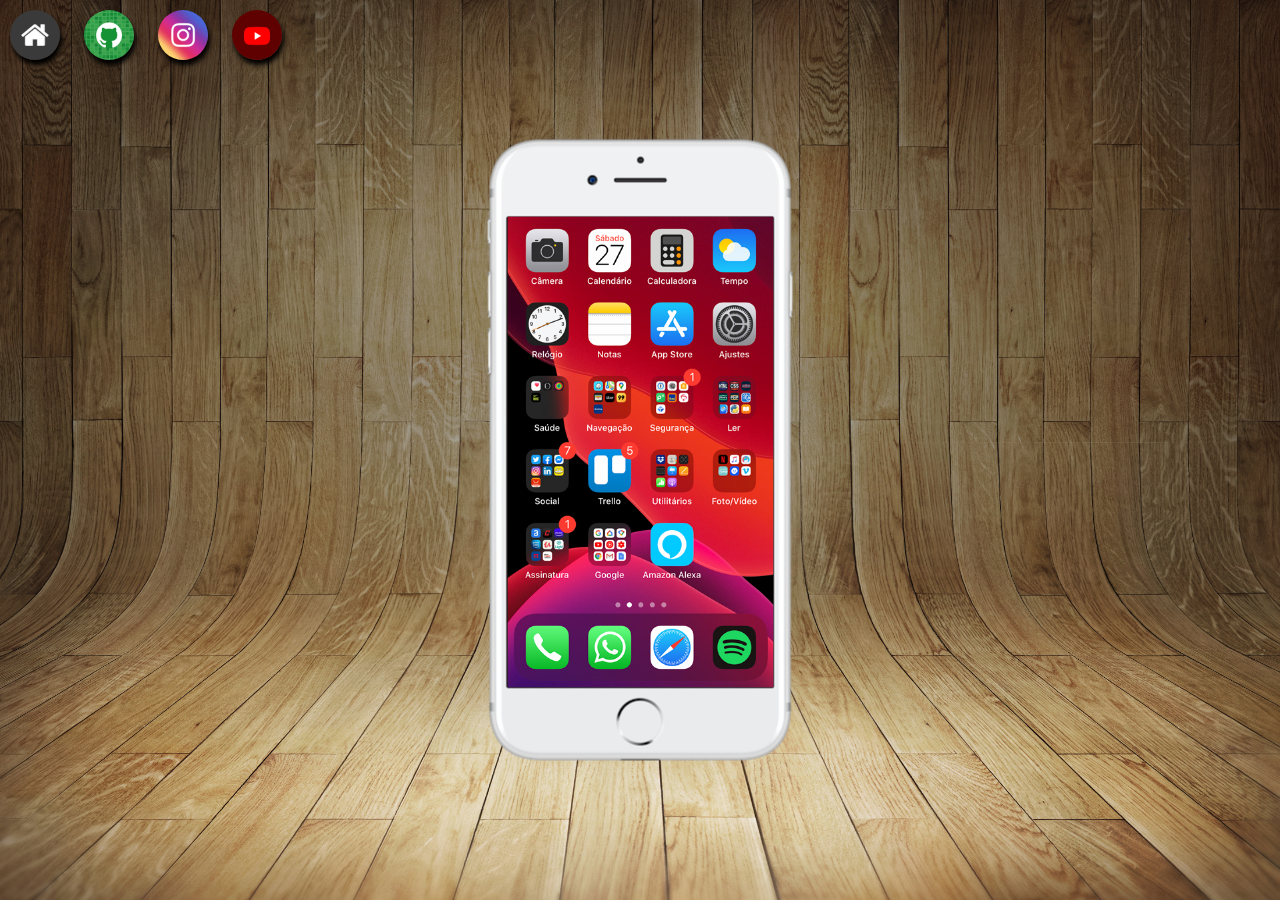
<file: index.html>
<!DOCTYPE html>
<html lang="pt-br">
<head>
    <meta charset="UTF-8">
    <meta name="viewport" content="width=device-width, initial-scale=1.0">
    <title>Projetos Redes Sociais</title>
    <link rel="shortcut icon" href="pacote-d013/favicon.ico" type="image/x-icon">
    <link rel="stylesheet" href="style.css">
</head>
<body>
    <main>
        <section id="telefone">
            <iframe src="home.html" name="tela" id="tela" frameborder="0"> Seu navegador não é compativel com isso</iframe>
        </section>
        <section id="redes">
            <a href="home.html" target="tela"><img src="pacote-d013/imagens/logo-home.jpg" alt=""></a>
            <a href="git.html" target="tela"><img src="pacote-d013/imagens/logo-github.jpg" alt=""></a>
            <a href="insta.html" target="tela"><img src="pacote-d013/imagens/logo-instagram.jpg" alt=""></a>
            <a href="you.html" target="tela"><img src="pacote-d013/imagens/logo-youtube.jpg" alt=""></a>
 
            
        </section>
    </main>
</body>
</html>
</file>
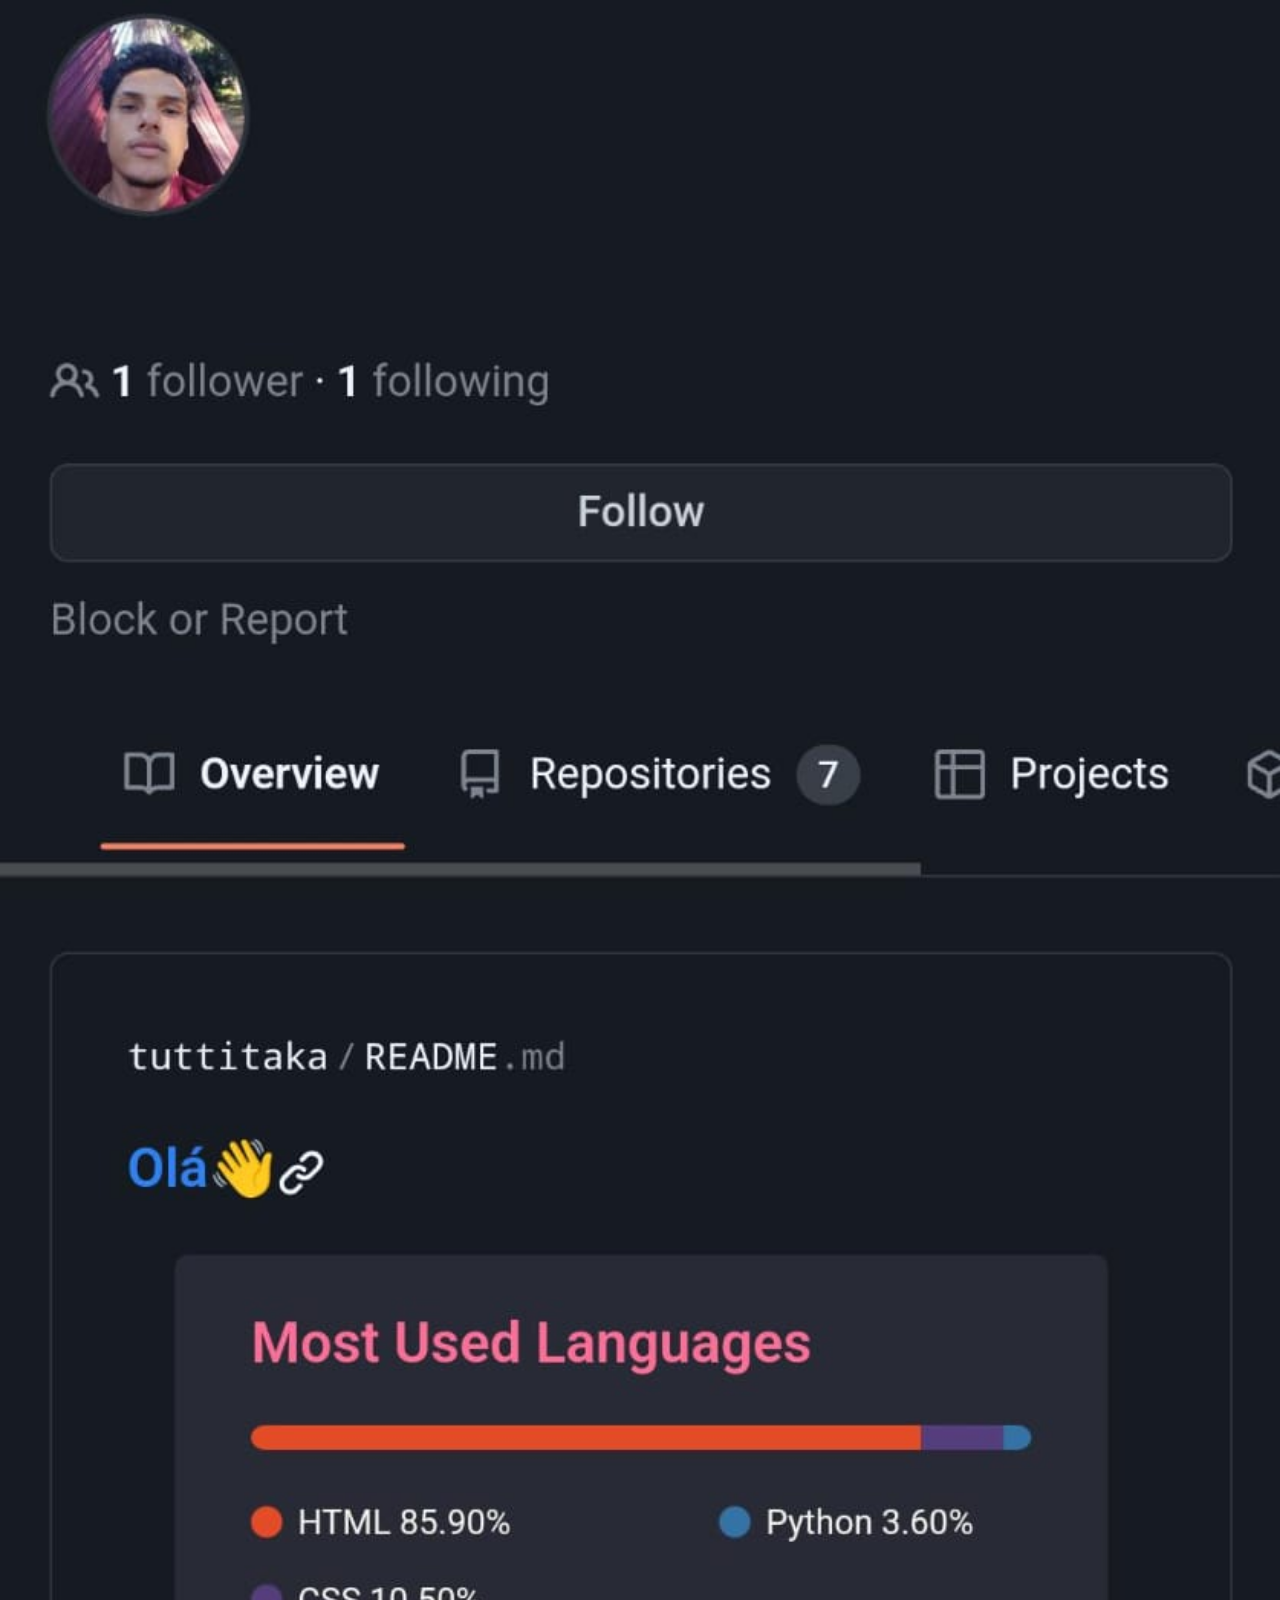
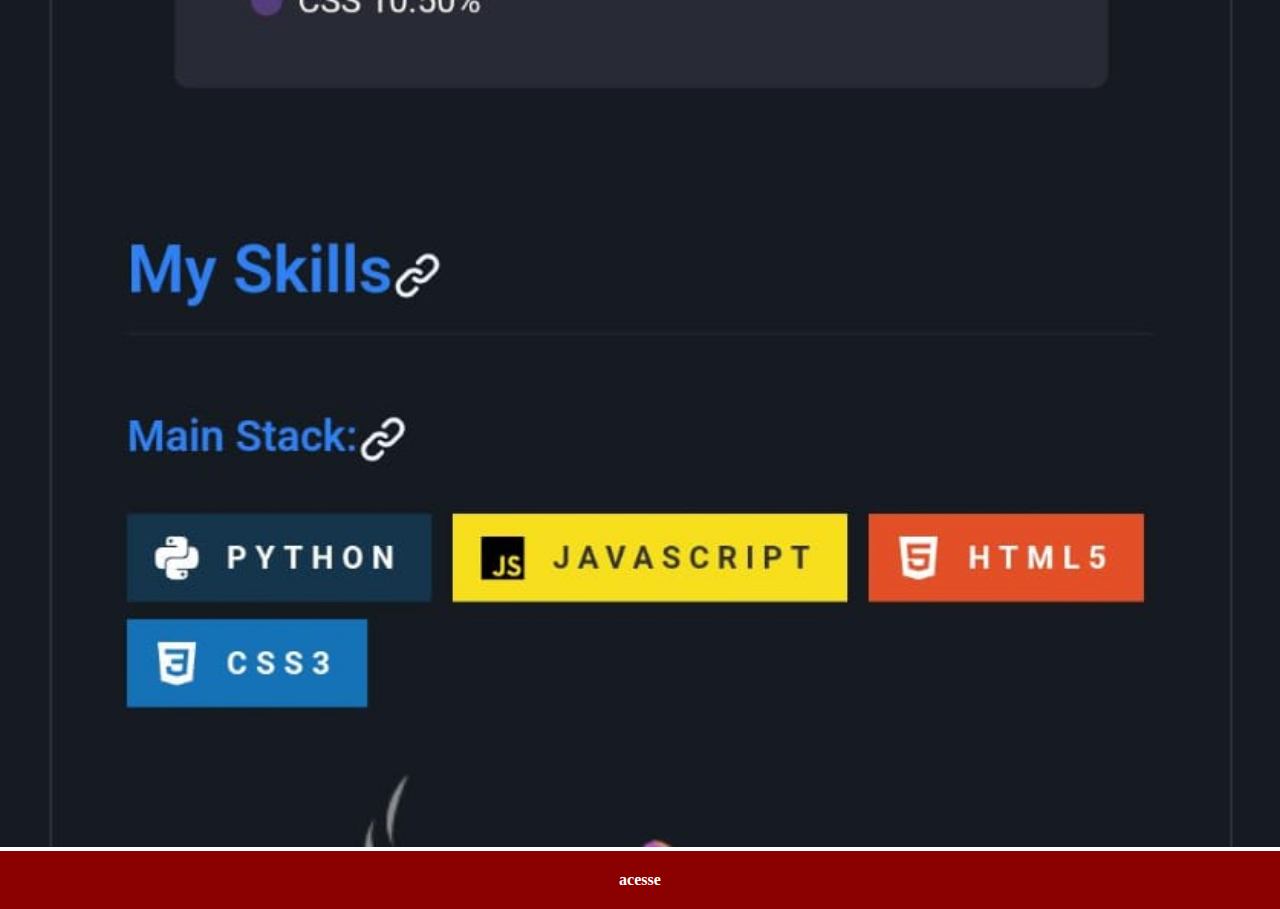
<file: git.html>
<!DOCTYPE html>
<html lang="pt-br">
<head>
    <meta charset="UTF-8">
    <meta name="viewport" content="width=device-width, initial-scale=1.0">
    <title>Document</title>
    <link rel="stylesheet" href="social.css">
</head>
<body>
    <img src="pacote-d013/imagens/git1.jpg" alt="">
    <a href="https://github.com/tuttitaka" target="_blank">acesse</a>
</body>
</html>
</file>
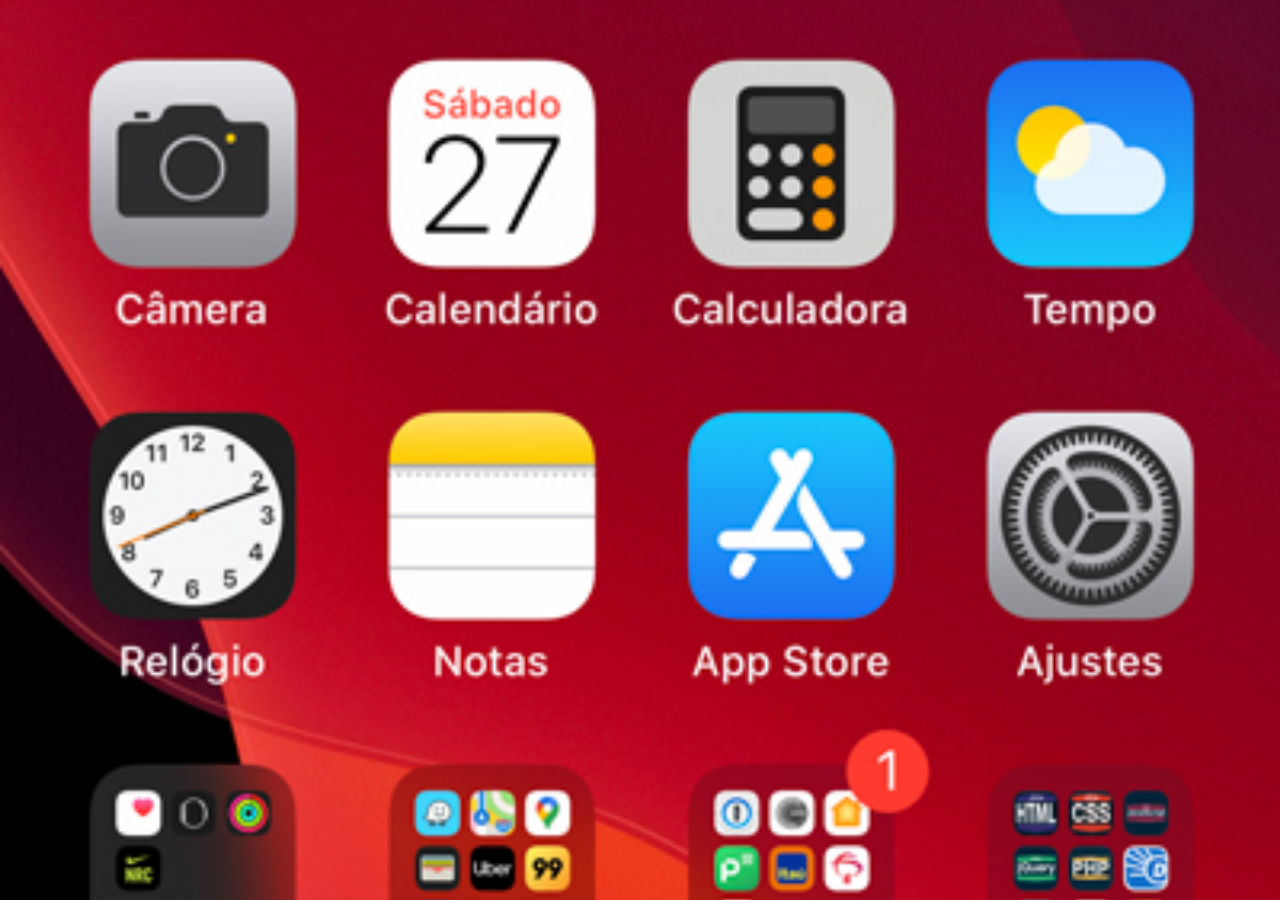
<file: home.html>
<!DOCTYPE html>
<html lang="pt-br">
<head>
    <meta charset="UTF-8">
    <meta name="viewport" content="width=device-width, initial-scale=1.0">
    <title>Document</title>
</head>
<style>
    *{
        margin: 0px;
        padding: 0px;
    }
    body{
        width: 100vw;
        height: 100vh;
        background: url(pacote-d013/imagens/tela-home.jpg) no-repeat top center;
        background-size: cover;
    }
</style>
<body>
    
</body>
</html>
</file>
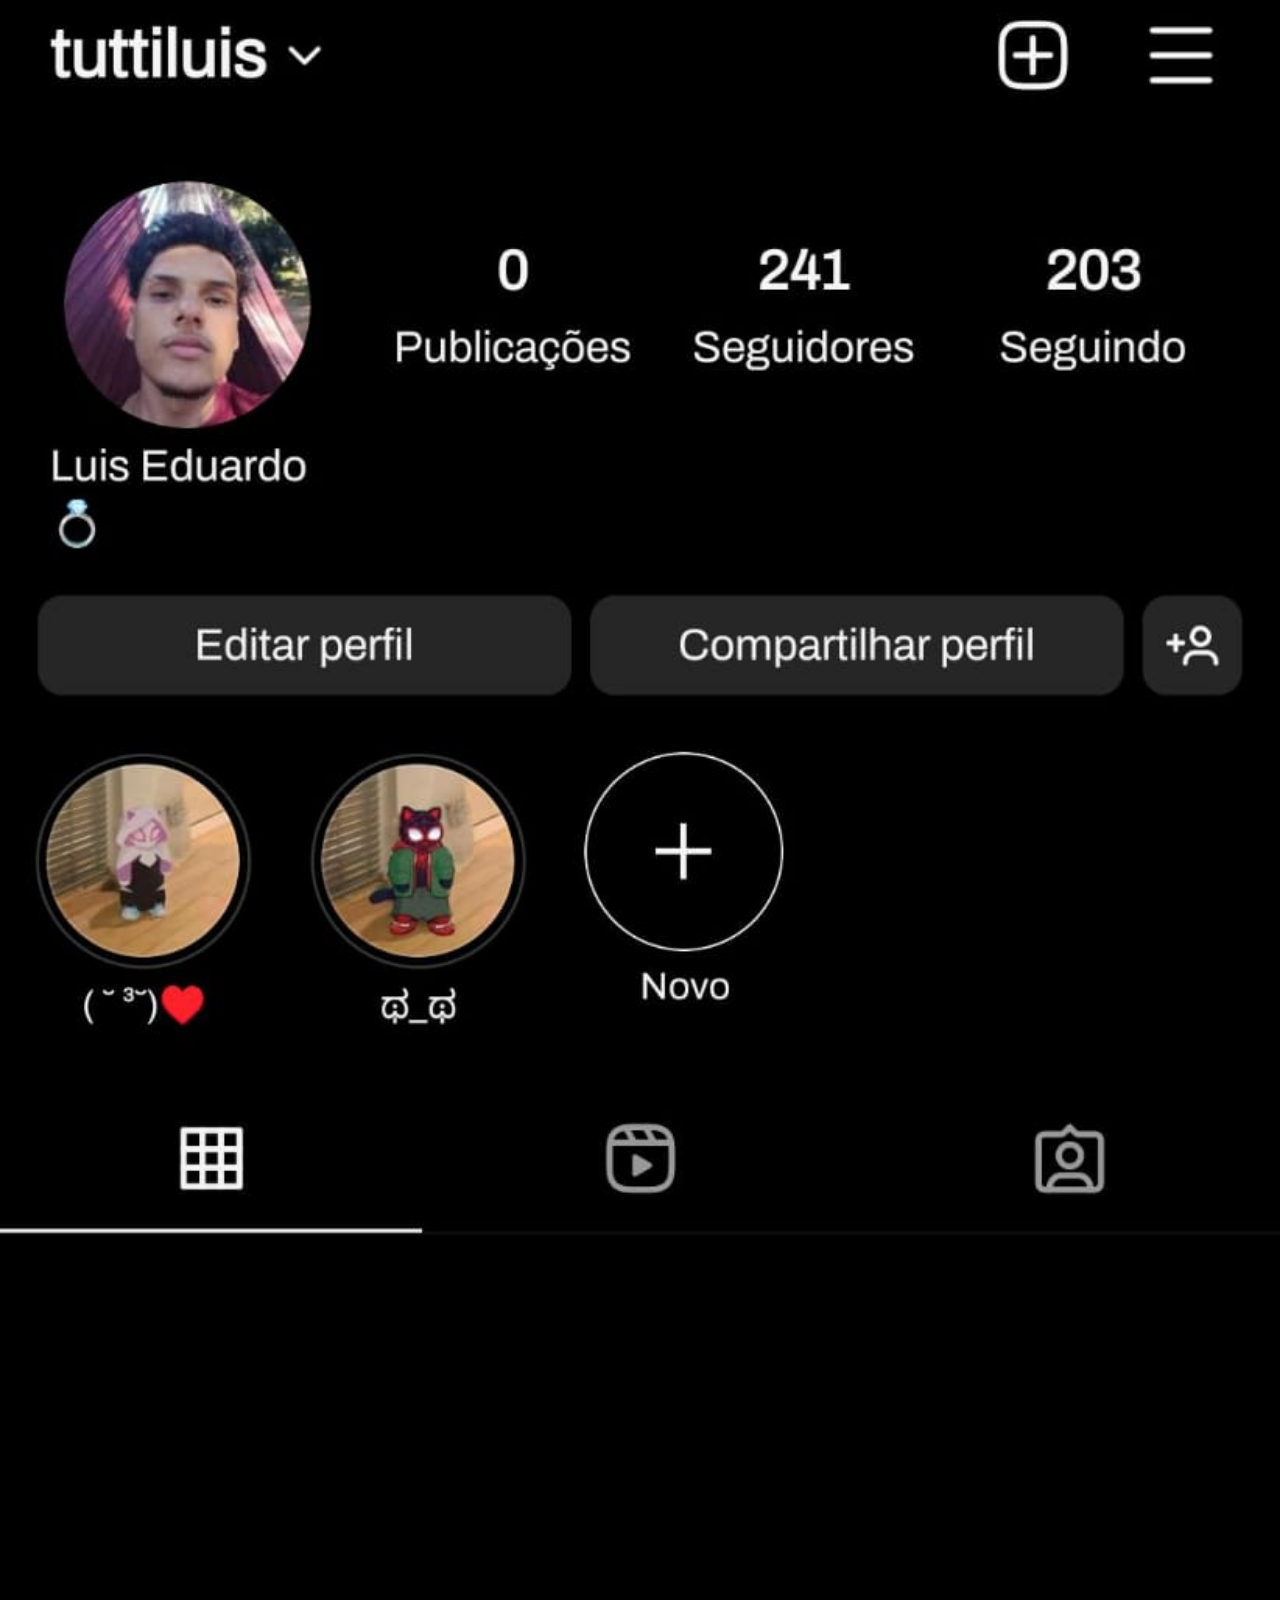
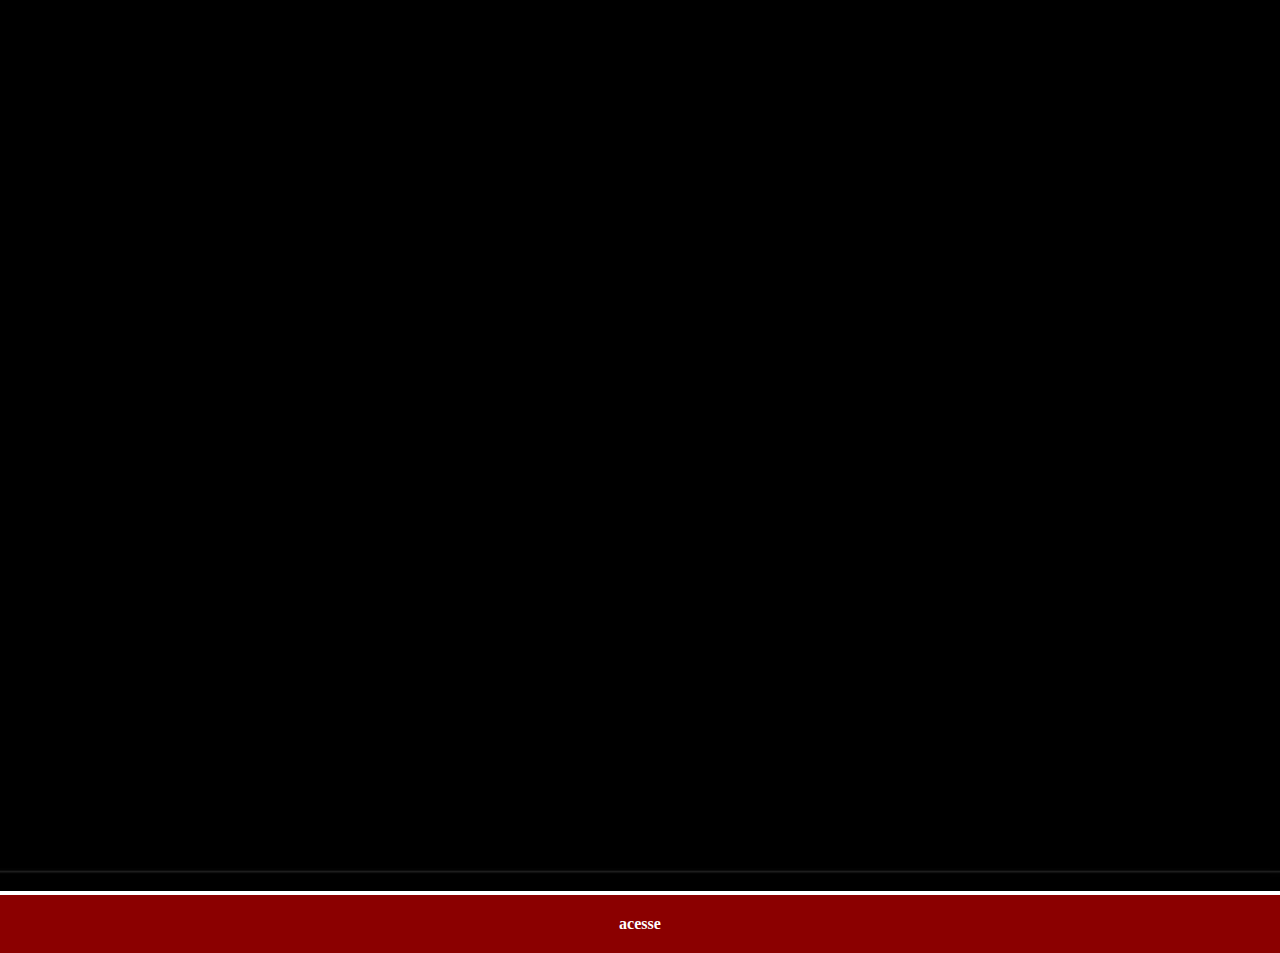
<file: insta.html>
<!DOCTYPE html>
<html lang="pt-br">
<head>
    <meta charset="UTF-8">
    <meta name="viewport" content="width=device-width, initial-scale=1.0">
    <title>Document</title>
    <link rel="stylesheet" href="social.css">
</head>
<body>
    <img src="pacote-d013/imagens/instatutti.jpg" alt="">
    <a href="https://www.instagram.com/tuttiluis/" target="_blank">acesse</a>
</body>
</html>
</file>
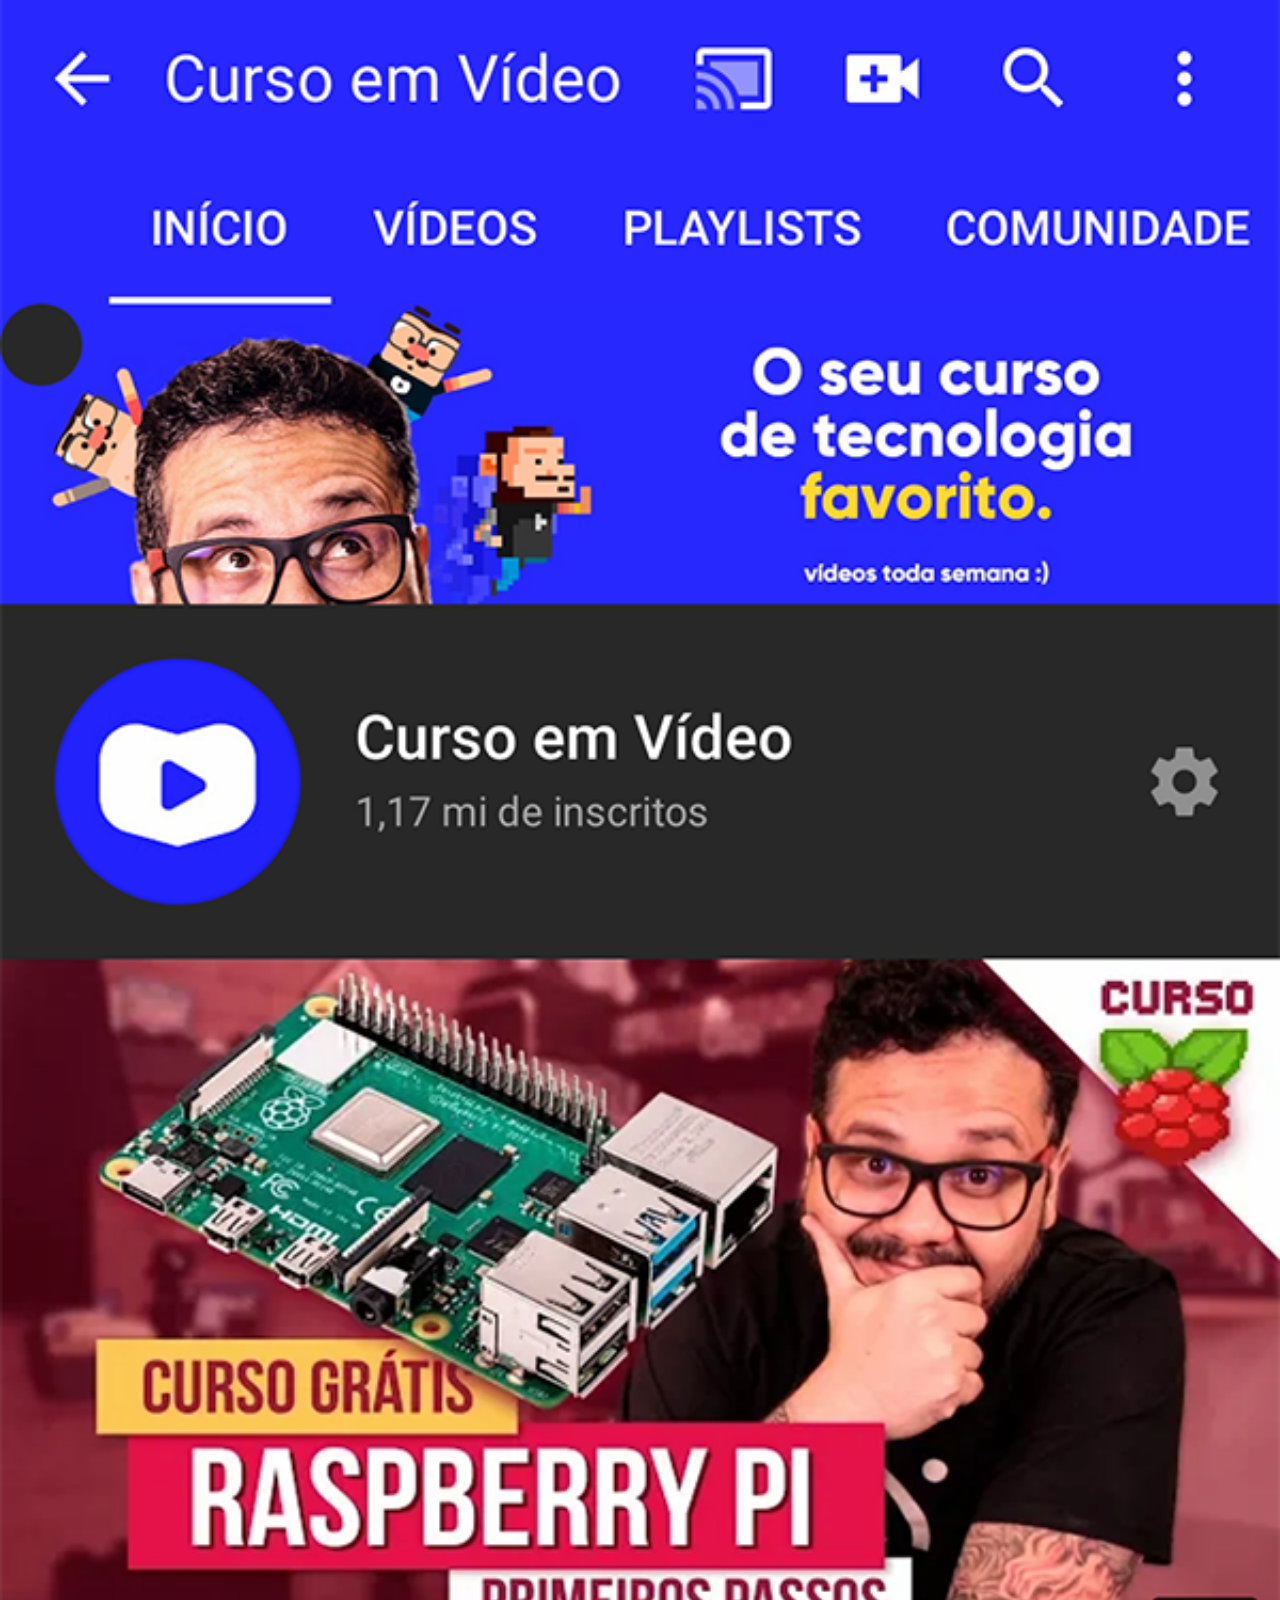
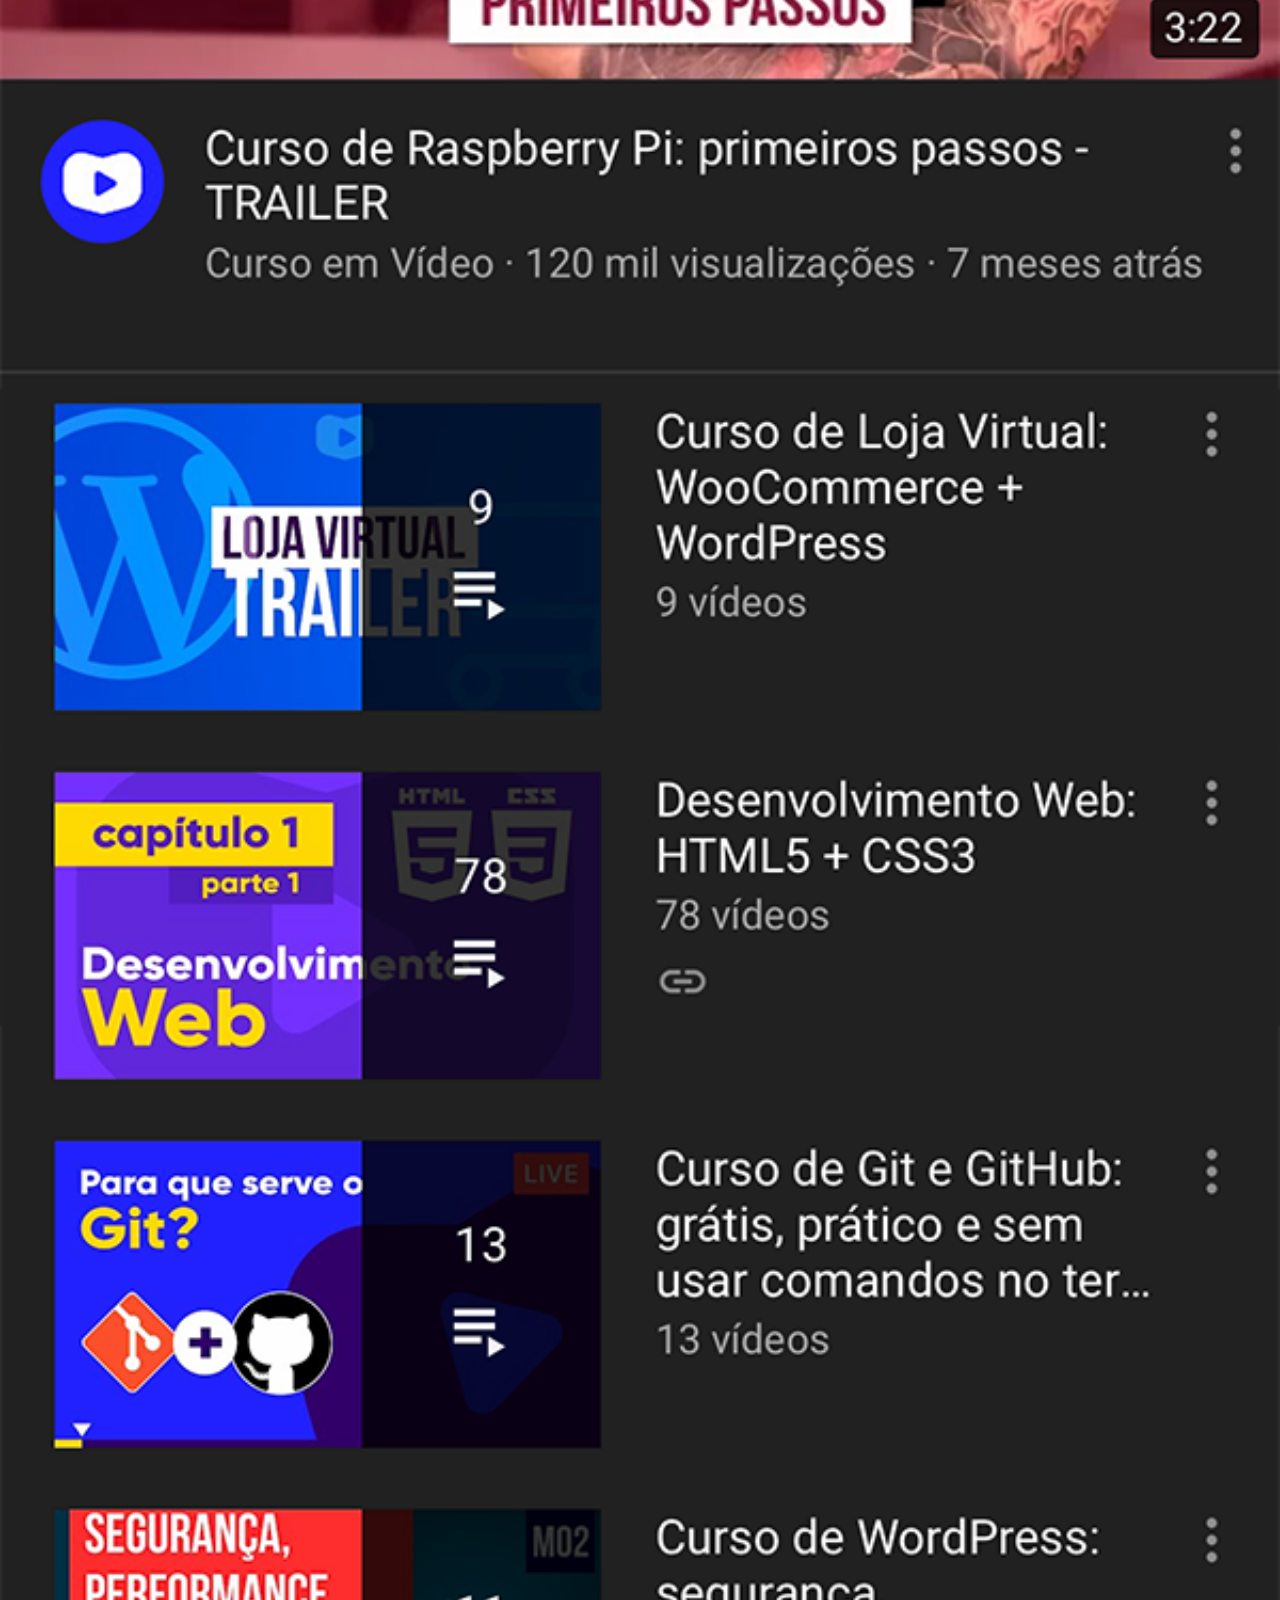
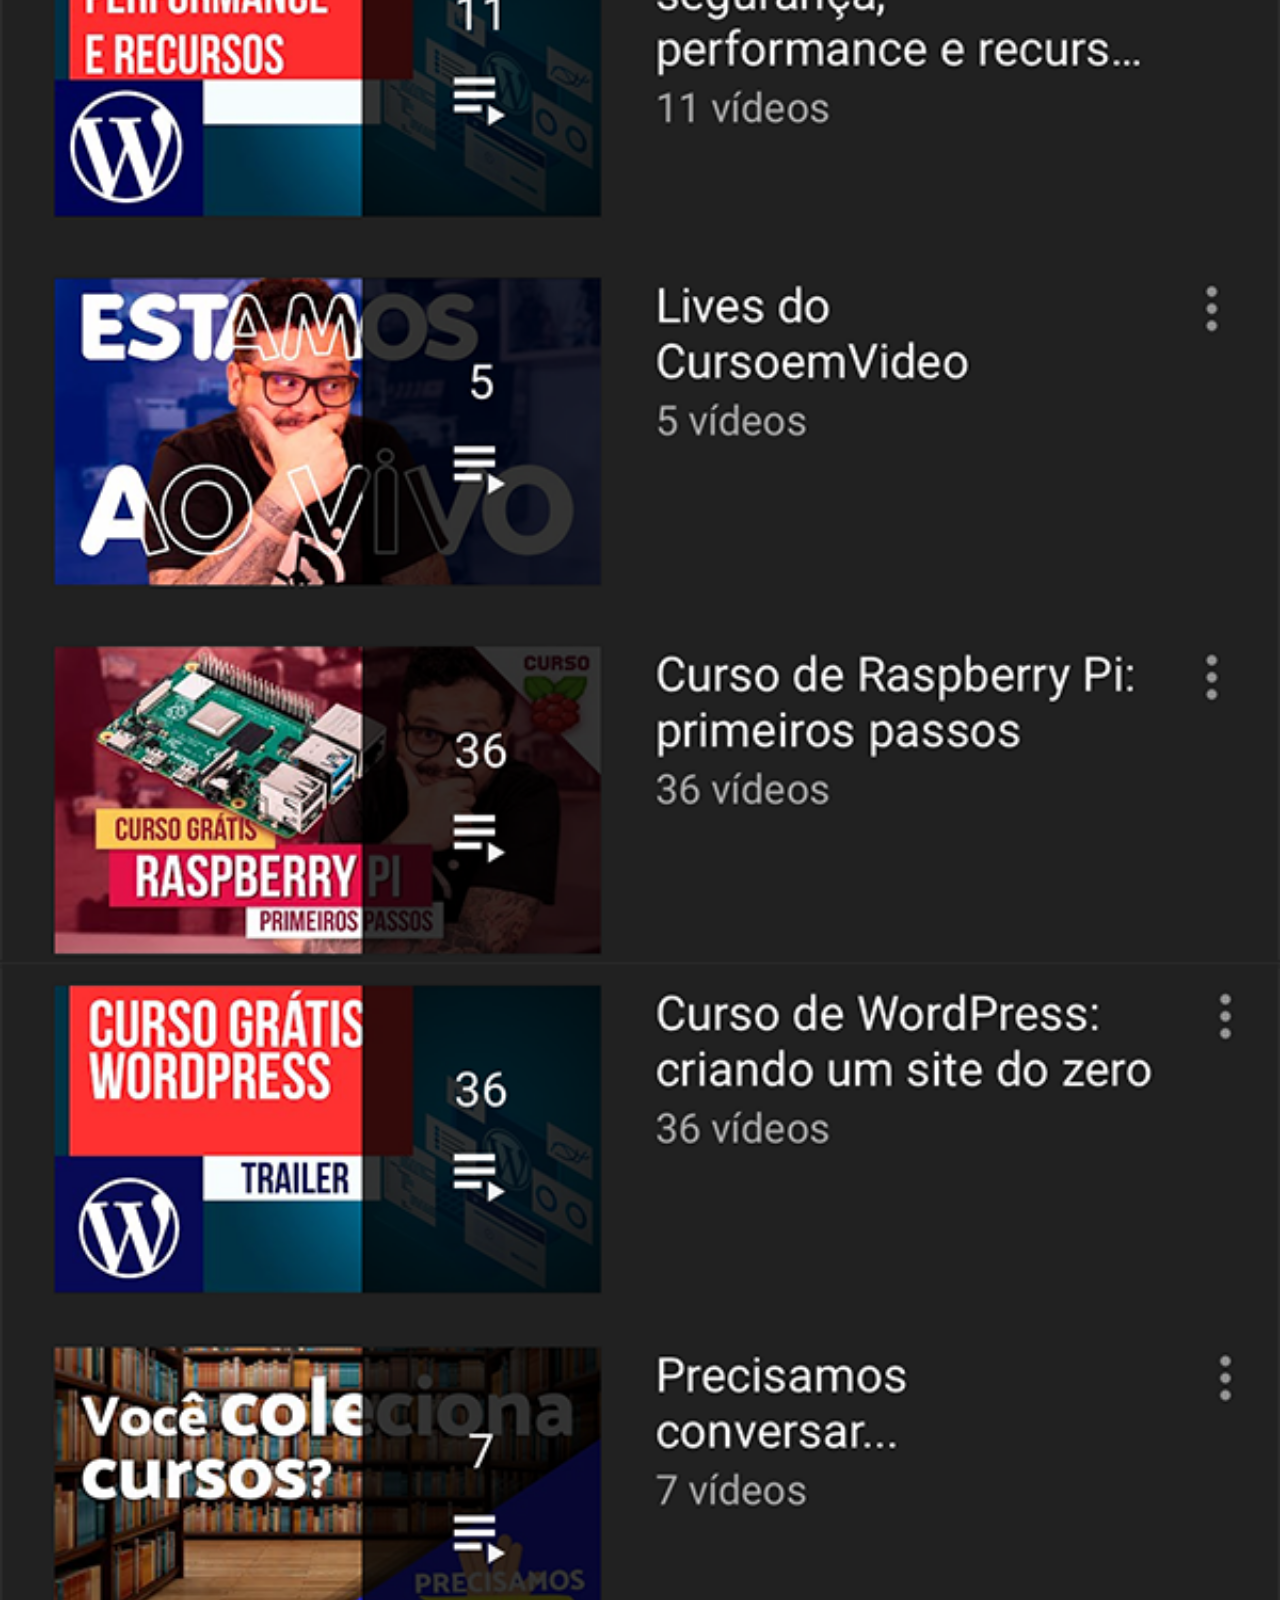
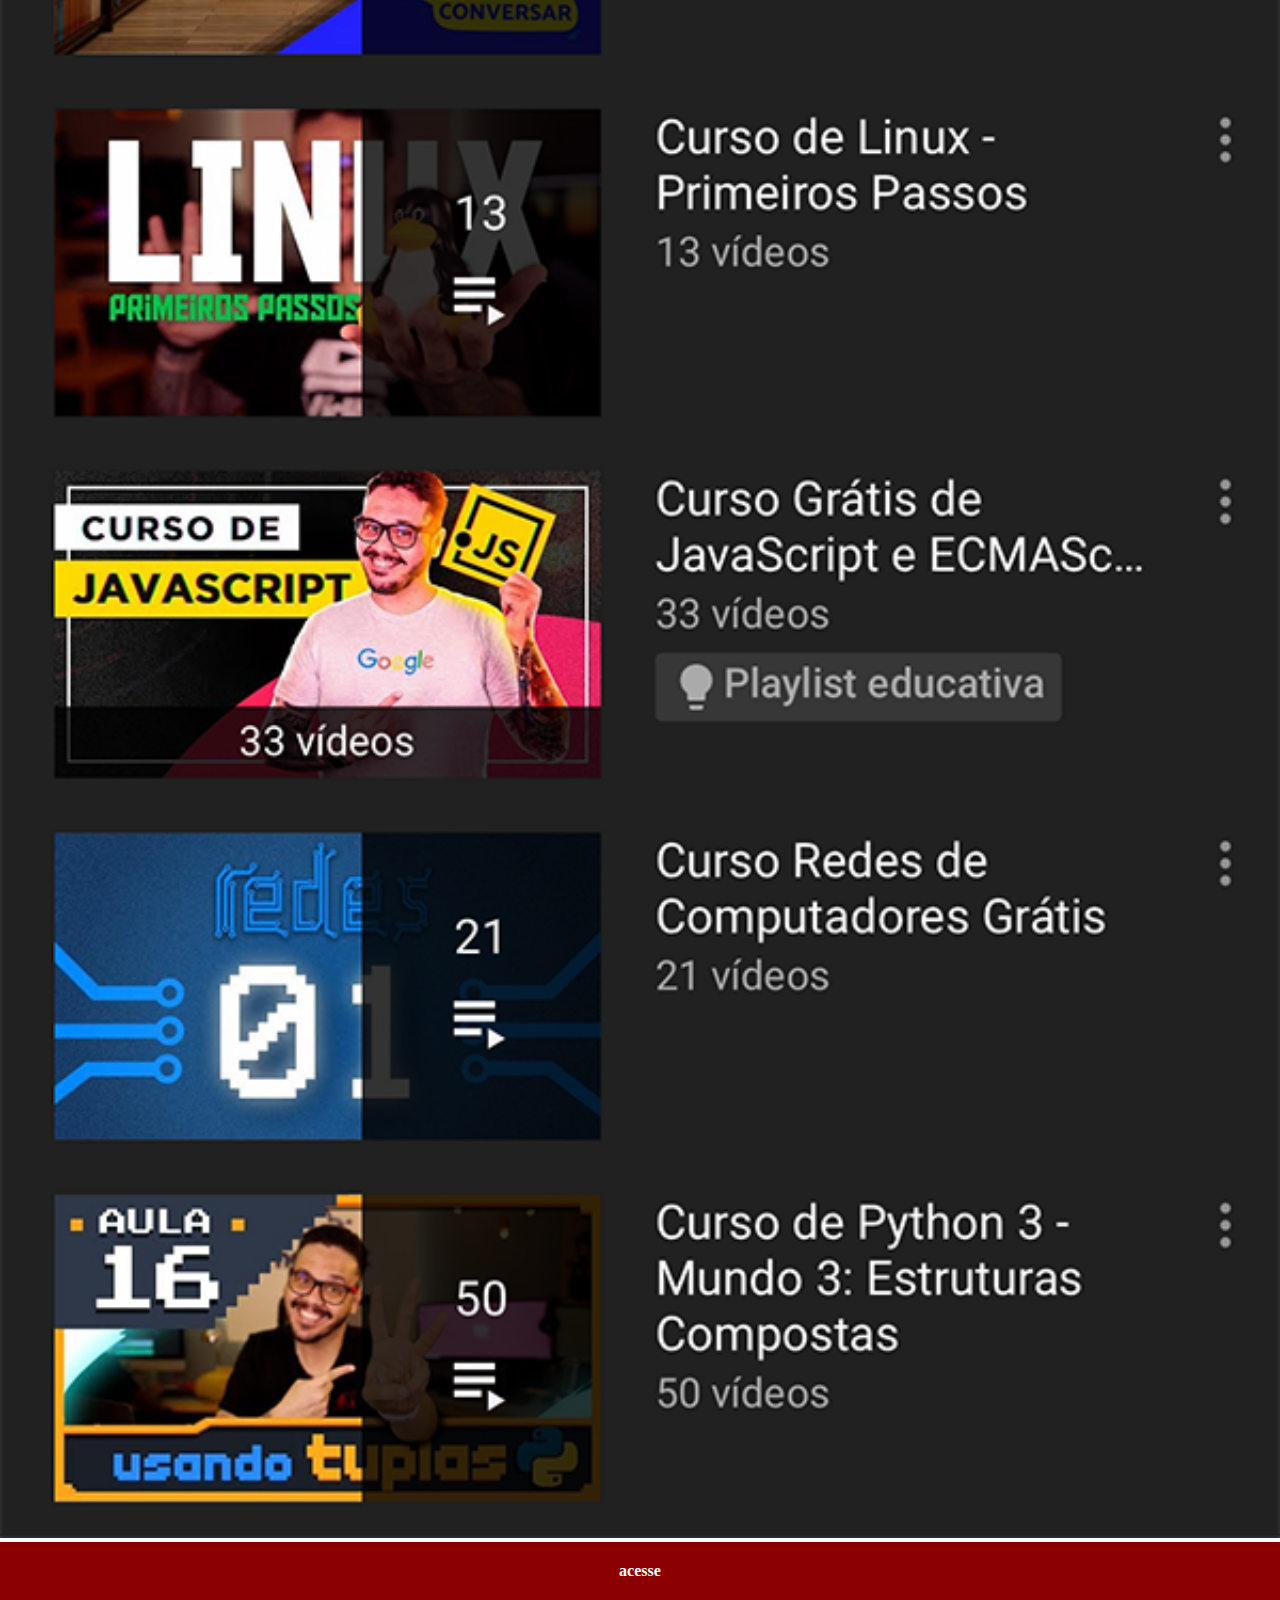
<file: you.html>
<!DOCTYPE html>
<html lang="pt-br">
<head>
    <meta charset="UTF-8">
    <meta name="viewport" content="width=device-width, initial-scale=1.0">
    <title>Document</title>
    <link rel="stylesheet" href="social.css">
</head>
<body>
    <img src="pacote-d013/imagens/tela-youtube.png" alt="">
    <a href="https://www.youtube.com/@CursoemVideo" target="_blank">acesse</a>
</body>
</html>
</file>
<file: style.css>
@charset "UFT-8";

*{
    margin: 0px;
    padding: 0px;
}

html, body{
    height: 100vh;
    width: 100vw;
}
body{
    background: url(pacote-d013/imagens/fundo-madeira.jpg) no-repeat top center;
    background-size: cover;
    background-attachment: fixed;
}
main{
    position: relative;
    height: 100vh;
}
section#telefone{
    position: absolute;
    top: 50%;
    left: 50%;
    transform: translate(-50%, -50%);


    height: 627px;
    width: 311px;
    background: url(pacote-d013/imagens/frame-iphone.png) no-repeat;

}
iframe#tela{
    position: relative;
    top: 80px;
    left: 23px;
    width: 266px;
    height: 471px;
}
section#redes img{
    width: 50px;
    margin: 10px;
    border-radius: 50px;
    box-shadow: 2px 5px 5px black;
    box-sizing: border-box;
}

section#redes img:hover{
    border: 2px solid rgba(255, 255, 255, 0.375);
    transform: translate(-3px,-3px);
    box-shadow: 5px 5px 10px black;
    transition: transform .3s;
}
</file>
<file: social.css>
@charset "UTF-8";


*{
    margin: 0px;
    padding: 0px;
}
::-webkit-scrollbar{
    width: 0px;
    height: 0px;

}

img{
    width: 100vw;

}
a{
    display: block;
    background-color: darkred;
    color: white;
    padding: 20px;
    text-align: center;
    font-weight: bolder;
    text-decoration: none;
}
a:hover{
    background-color: red;
}
</file>
